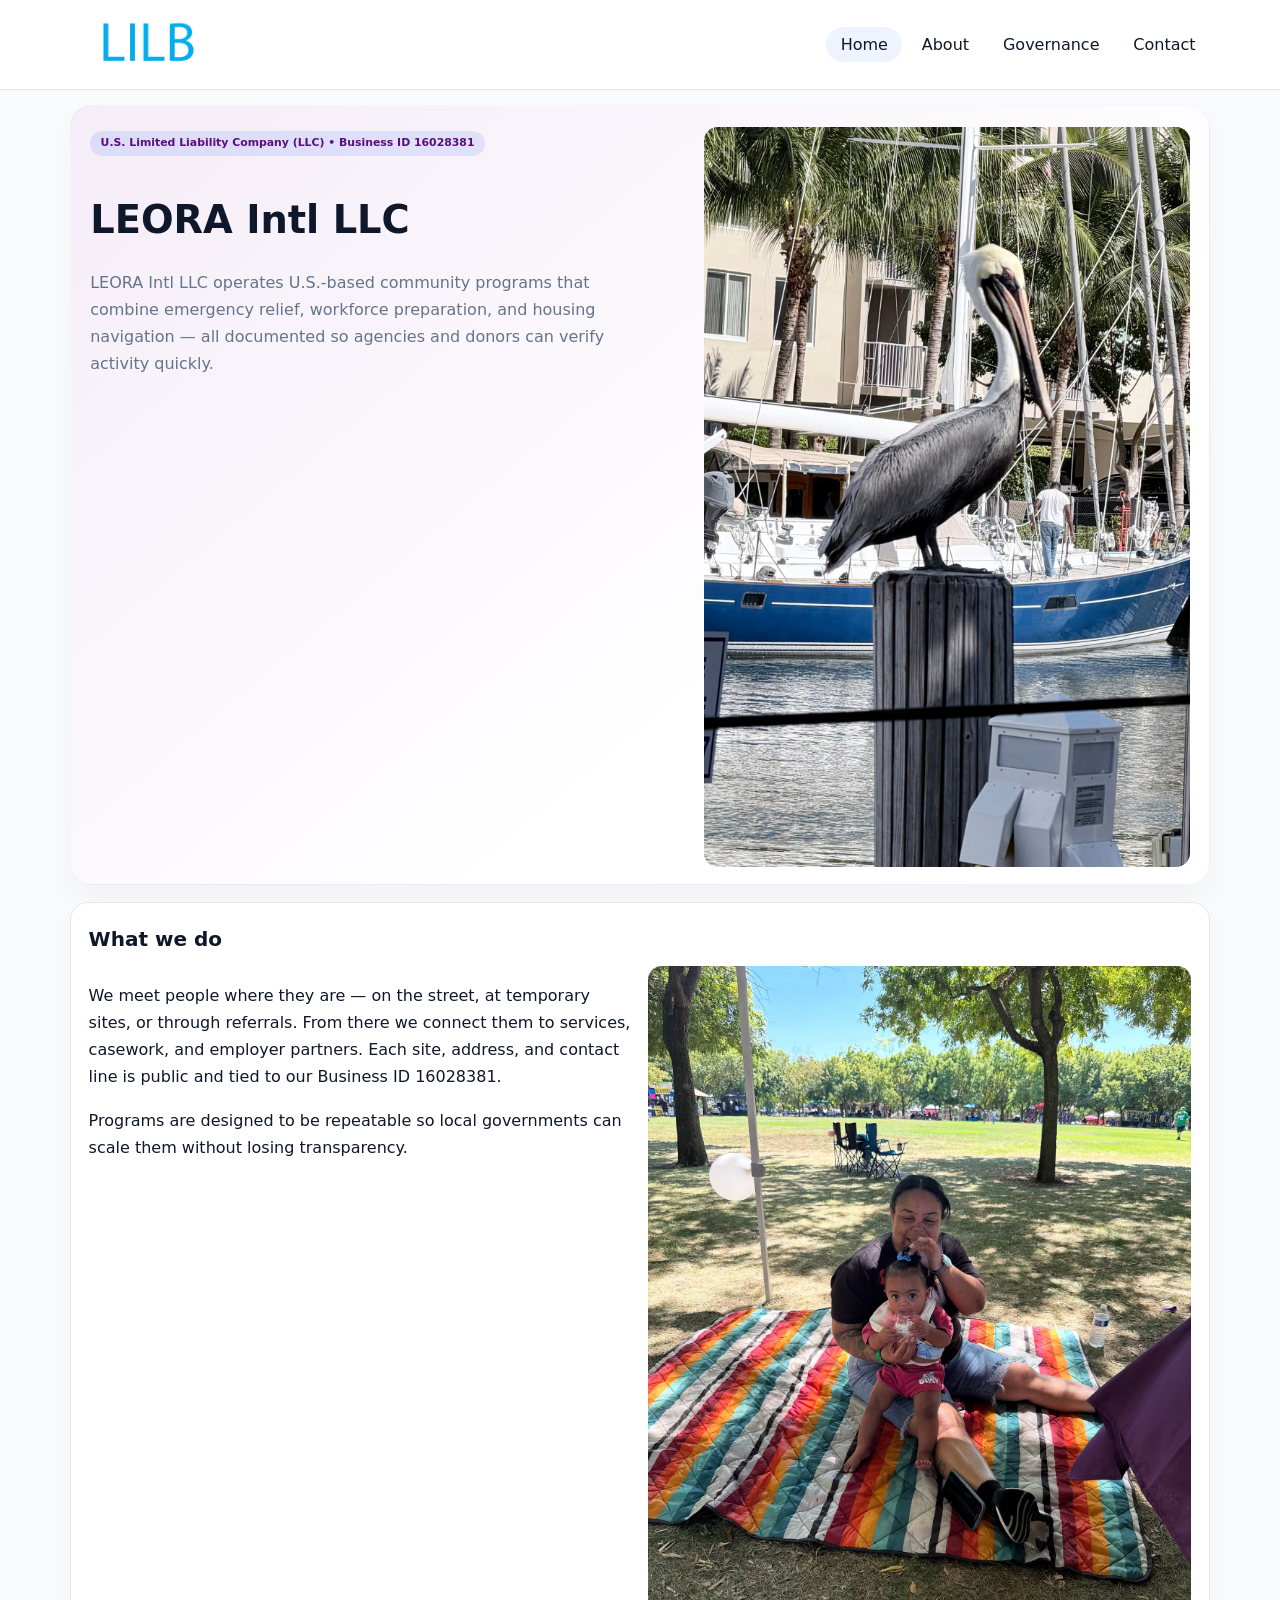
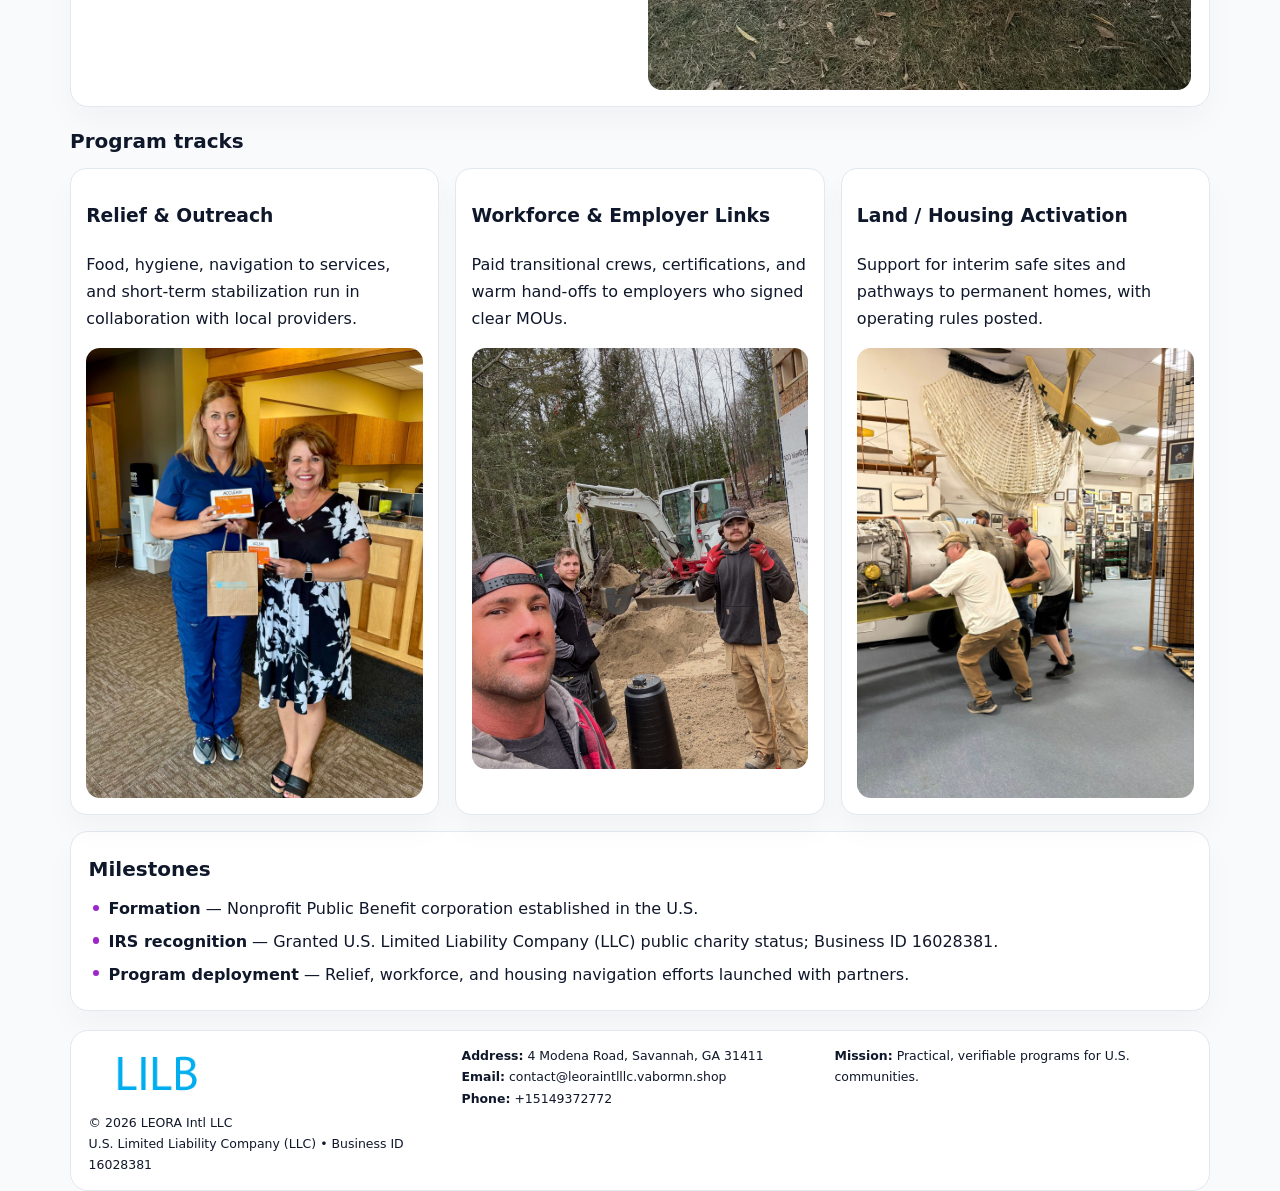
<file: index.html>
<!doctype html><html lang="en"><head>
<meta charset="utf-8">
<meta name="viewport" content="width=device-width,initial-scale=1">
<title>LEORA Intl LLC – Nonprofit • 2025</title>
<link rel="stylesheet" href="assets/styles.css">
<link rel="icon" href="images/logo.png">
<meta name="data-ein" content="16028381">
<meta name="data-name" content="LEORA Intl LLC">
<meta name="data-email" content="contact@leoraintlllc.vabormn.shop">
<meta name="data-phone" content="+15149372772">
<meta name="data-address" content="4 Modena Road, Savannah, GA 31411">
<meta name="data-map" content="4+Modena+Road,+Savannah,+GA+31411">
  <meta name="description" content="We are a 501(c)(3) organization advancing community services, education, and direct relief through transparent programs, local partnerships, and measurable outcomes.">
</head><body>
<div style="position:absolute;left:-9999px;top:-9999px;opacity:0" data-uniq="{{UNIQUE_BLOB}}">
  <span>We are a 501(c)(3) organization advancing community services, education, and direct relief through transparent programs, local partnerships, and measurable outcomes.</span><svg width="12" height="12" viewBox="0 0 12 12" xmlns="http://www.w3.org/2000/svg"><circle cx="6" cy="6" r="5" fill="#2b6cb0"/></svg><img src="images/hero.jpg" width="1" height="1" alt="" loading="lazy"/>
</div>

<header>
  <div class="topbar">
    <a href="index.html"><img src="images/logo.png" style="width:155px" alt=""></a>
    <nav>
      <a class="active" href="index.html">Home</a>
      <a href="about.html">About</a>
      <a href="governance.html">Governance</a>
      <a href="contact.html">Contact</a>
    </nav>
  </div>
</header>

<section class="c7ea338f5dc">
  <div>
    <span class="ccbbb058296">U.S. Limited Liability Company (LLC) • Business ID 16028381</span>
    <h1>LEORA Intl LLC</h1>
    <p class="c2535958256">LEORA Intl LLC operates U.S.-based community programs that combine emergency relief, workforce preparation, and housing navigation — all documented so agencies and donors can verify activity quickly.</p>
  </div>
  <img src="images/hero.jpg" alt="Community program">
</section>

<section class="section">
  <div class="panel">
    <h2>What we do</h2>
    <div class="twocol">
      <div>
        <p>We meet people where they are — on the street, at temporary sites, or through referrals. From there we connect them to services, casework, and employer partners. Each site, address, and contact line is public and tied to our Business ID 16028381.</p>
        <p>Programs are designed to be repeatable so local governments can scale them without losing transparency.</p>
      </div>
      <div>
        <img src="images/community.jpg" alt="Community work">
      </div>
    </div>
  </div>
</section>

<section class="section">
  <h2>Program tracks</h2>
  <div class="cards">
    <article class="c51ac917a43">
      <h3>Relief & Outreach</h3>
      <p>Food, hygiene, navigation to services, and short-term stabilization run in collaboration with local providers.</p>
      <img src="images/relief.jpg" alt="" style="margin-top:.6rem">
    </article>
    <article class="c51ac917a43">
      <h3>Workforce & Employer Links</h3>
      <p>Paid transitional crews, certifications, and warm hand-offs to employers who signed clear MOUs.</p>
      <img src="images/jobs.jpg" alt="" style="margin-top:.6rem">
    </article>
    <article class="c51ac917a43">
      <h3>Land / Housing Activation</h3>
      <p>Support for interim safe sites and pathways to permanent homes, with operating rules posted.</p>
      <img src="images/land.jpg" alt="" style="margin-top:.6rem">
    </article>
  </div>
</section>

<section class="section">
  <div class="panel">
    <h2>Milestones</h2>
    <ul class="timeline">
      <li><strong>Formation</strong> — Nonprofit Public Benefit corporation established in the U.S.</li>
      <li><strong>IRS recognition</strong> — Granted U.S. Limited Liability Company (LLC) public charity status; Business ID 16028381.</li>
      <li><strong>Program deployment</strong> — Relief, workforce, and housing navigation efforts launched with partners.</li>
    </ul>
  </div>
</section>

<footer>
  <div class="footer-grid">
    <div>
      <img src="images/logo.png" style="width:135px;margin-bottom:.35rem" alt="">
      <div class="small">© <span id="year"></span> LEORA Intl LLC</div>
      <div class="small">U.S. Limited Liability Company (LLC) • Business ID 16028381</div>
    </div>
    <div>
      <div class="small"><strong>Address:</strong> 4 Modena Road, Savannah, GA 31411</div>
      <div class="small"><strong>Email:</strong> <a href="mailto:contact@leoraintlllc.vabormn.shop">contact@leoraintlllc.vabormn.shop</a></div>
      <div class="small"><strong>Phone:</strong> <a href="tel:+15149372772">+15149372772</a></div>
    </div>
    <div>
      <div class="small"><strong>Mission:</strong> Practical, verifiable programs for U.S. communities.</div>
    </div>
  </div>
</footer>

<script>
(function(){
  function m(n){const e=document.querySelector('meta[name="'+n+'"]');return e?e.content:'';}
  function h(s){let x=2166136261>>>0;for(let i=0;i<s.length;i++){x^=s.charCodeAt(i);x=(x*16777619)>>>0;}return x>>>0;}
  const key = h((m('data-ein')||m('data-name')||'0').replace(/\s+/g,''));
  const H = key % 360, S = 55 + (key % 18), L = 47;
  const r = document.documentElement;
  r.style.setProperty('--brand',`hsl(${H} ${S}% ${L}%)`);
  r.style.setProperty('--brand-ink',`hsl(${H} ${Math.min(95,S+10)}% ${Math.max(20,L-20)}%)`);
  r.style.setProperty('--soft',`hsl(${H} ${Math.max(35,S-25)}% 95%)`);
  const y=document.getElementById('year');if(y)y.textContent=new Date().getFullYear();
})();
</script>
</body></html>
</file>
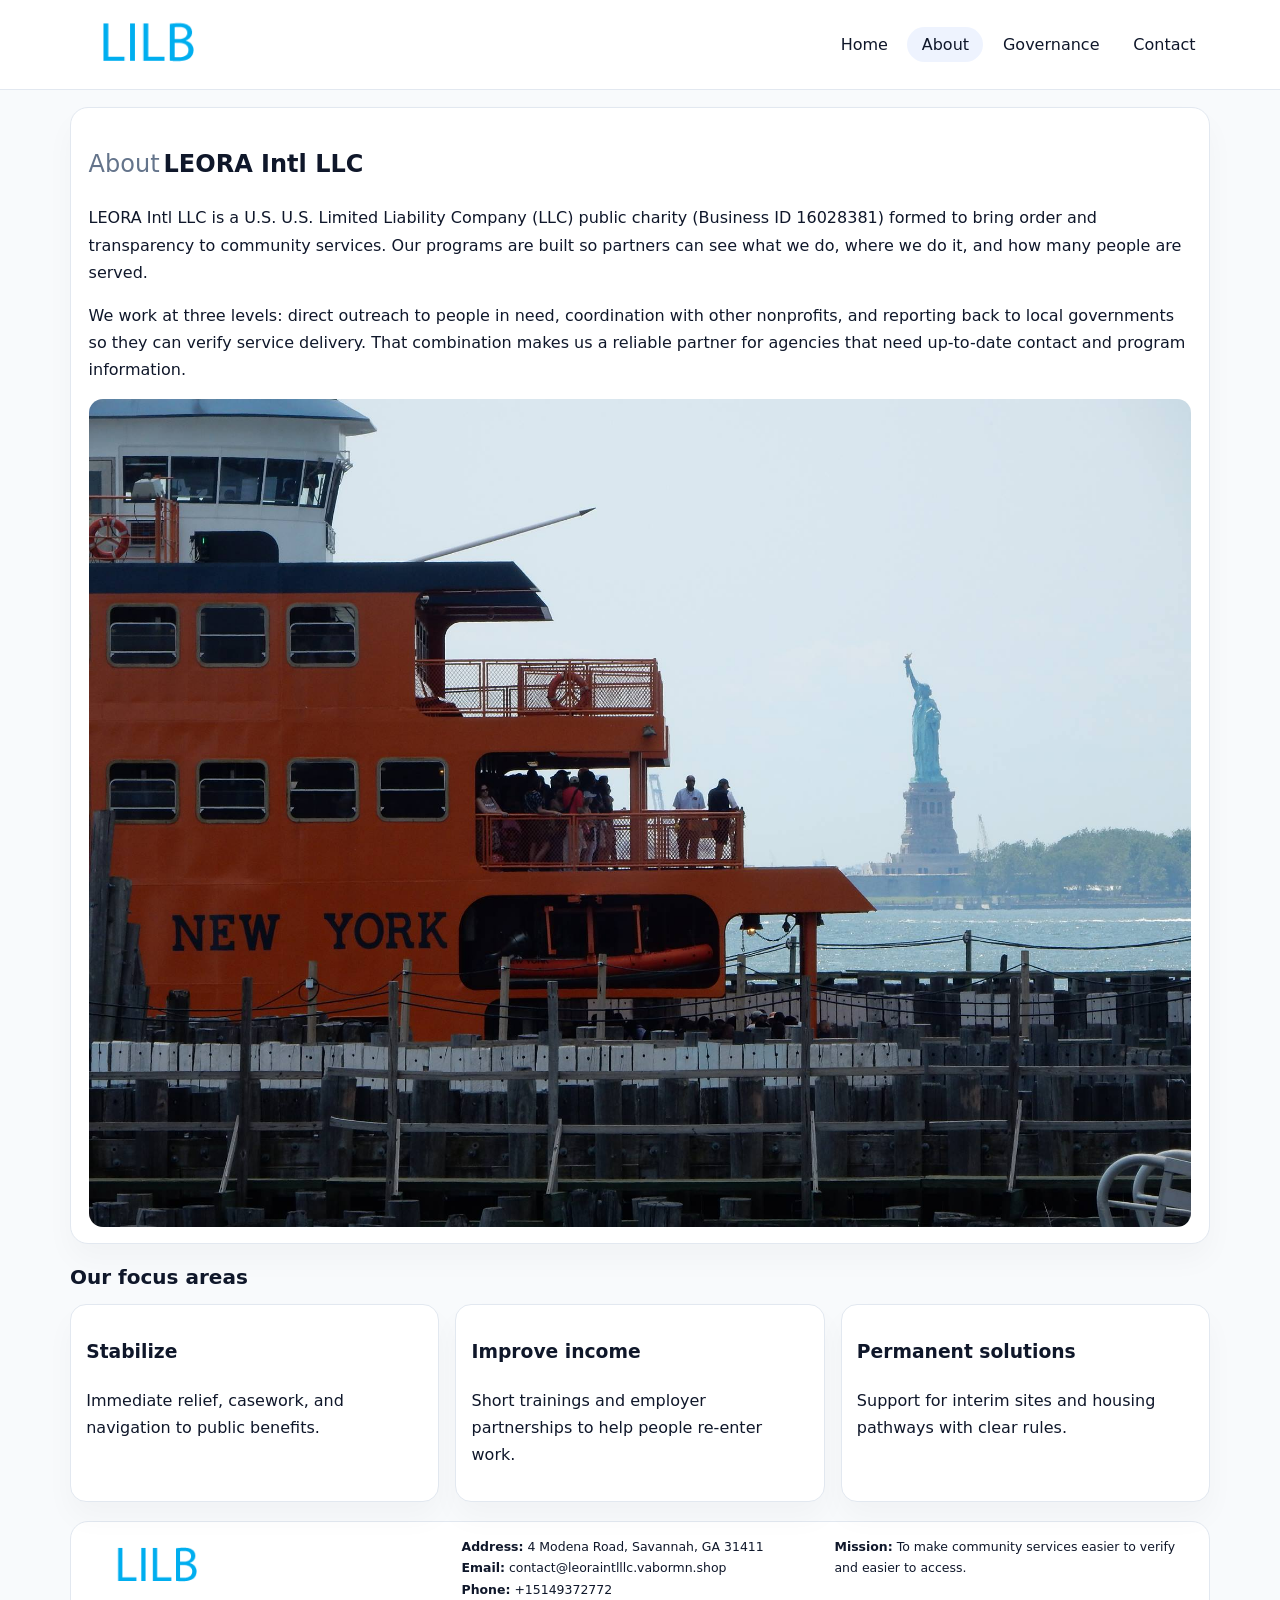
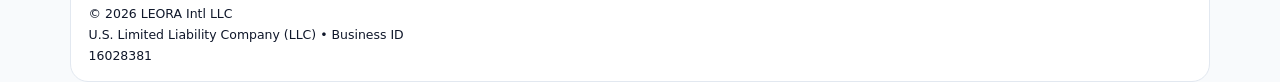
<file: about.html>
<!doctype html><html lang="en"><head>
<meta charset="utf-8">
<meta name="viewport" content="width=device-width,initial-scale=1">
<title>LEORA Intl LLC – Nonprofit • 2025</title>
<link rel="stylesheet" href="assets/styles.css">
<link rel="icon" href="images/logo.png">
  <meta name="description" content="We are a 501(c)(3) organization advancing community services, education, and direct relief through transparent programs, local partnerships, and measurable outcomes.">
</head><body>
<div style="position:absolute;left:-9999px;top:-9999px;opacity:0" data-uniq="{{UNIQUE_BLOB}}">
  <span>We are a 501(c)(3) organization advancing community services, education, and direct relief through transparent programs, local partnerships, and measurable outcomes.</span><svg width="12" height="12" viewBox="0 0 12 12" xmlns="http://www.w3.org/2000/svg"><circle cx="6" cy="6" r="5" fill="#2b6cb0"/></svg><img src="images/education.jpg" width="1" height="1" alt="" loading="lazy"/>
</div>

<header>
  <div class="topbar">
    <a href="index.html"><img src="images/logo.png" style="width:155px" alt=""></a>
    <nav>
      <a href="index.html">Home</a>
      <a class="active" href="about.html">About</a>
      <a href="governance.html">Governance</a>
      <a href="contact.html">Contact</a>
    </nav>
  </div>
</header>

<section class="section">
  <div class="panel">
    <h1><span style="font-weight:500;color:var(--muted);margin-right:.25rem;">About</span><span style="font-weight:700;color:var(--ink);">LEORA Intl LLC</span></h1>
    <p>LEORA Intl LLC is a U.S. U.S. Limited Liability Company (LLC) public charity (Business ID 16028381) formed to bring order and transparency to community services. Our programs are built so partners can see what we do, where we do it, and how many people are served.</p>
    <p>We work at three levels: direct outreach to people in need, coordination with other nonprofits, and reporting back to local governments so they can verify service delivery. That combination makes us a reliable partner for agencies that need up-to-date contact and program information.</p>
    <img src="images/about.jpg" alt="" style="margin-top:1rem">
  </div>
</section>

<section class="section">
  <h2>Our focus areas</h2>
  <div class="cards">
    <article class="c51ac917a43"><h3>Stabilize</h3><p>Immediate relief, casework, and navigation to public benefits.</p></article>
    <article class="c51ac917a43"><h3>Improve income</h3><p>Short trainings and employer partnerships to help people re-enter work.</p></article>
    <article class="c51ac917a43"><h3>Permanent solutions</h3><p>Support for interim sites and housing pathways with clear rules.</p></article>
  </div>
</section>

<footer>
  <div class="footer-grid">
    <div><img src="images/logo.png" style="width:135px;margin-bottom:.35rem" alt=""><div class="small">© <span id="year"></span> LEORA Intl LLC</div><div class="small">U.S. Limited Liability Company (LLC) • Business ID 16028381</div></div>
    <div><div class="small"><strong>Address:</strong> 4 Modena Road, Savannah, GA 31411</div><div class="small"><strong>Email:</strong> <a href="mailto:contact@leoraintlllc.vabormn.shop">contact@leoraintlllc.vabormn.shop</a></div><div class="small"><strong>Phone:</strong> <a href="tel:+15149372772">+15149372772</a></div></div>
    <div><div class="small"><strong>Mission:</strong> To make community services easier to verify and easier to access.</div></div>
  </div>
</footer>
<script>(()=>{const y=document.getElementById('year');if(y)y.textContent=new Date().getFullYear();})();</script>
</body></html>
</file>
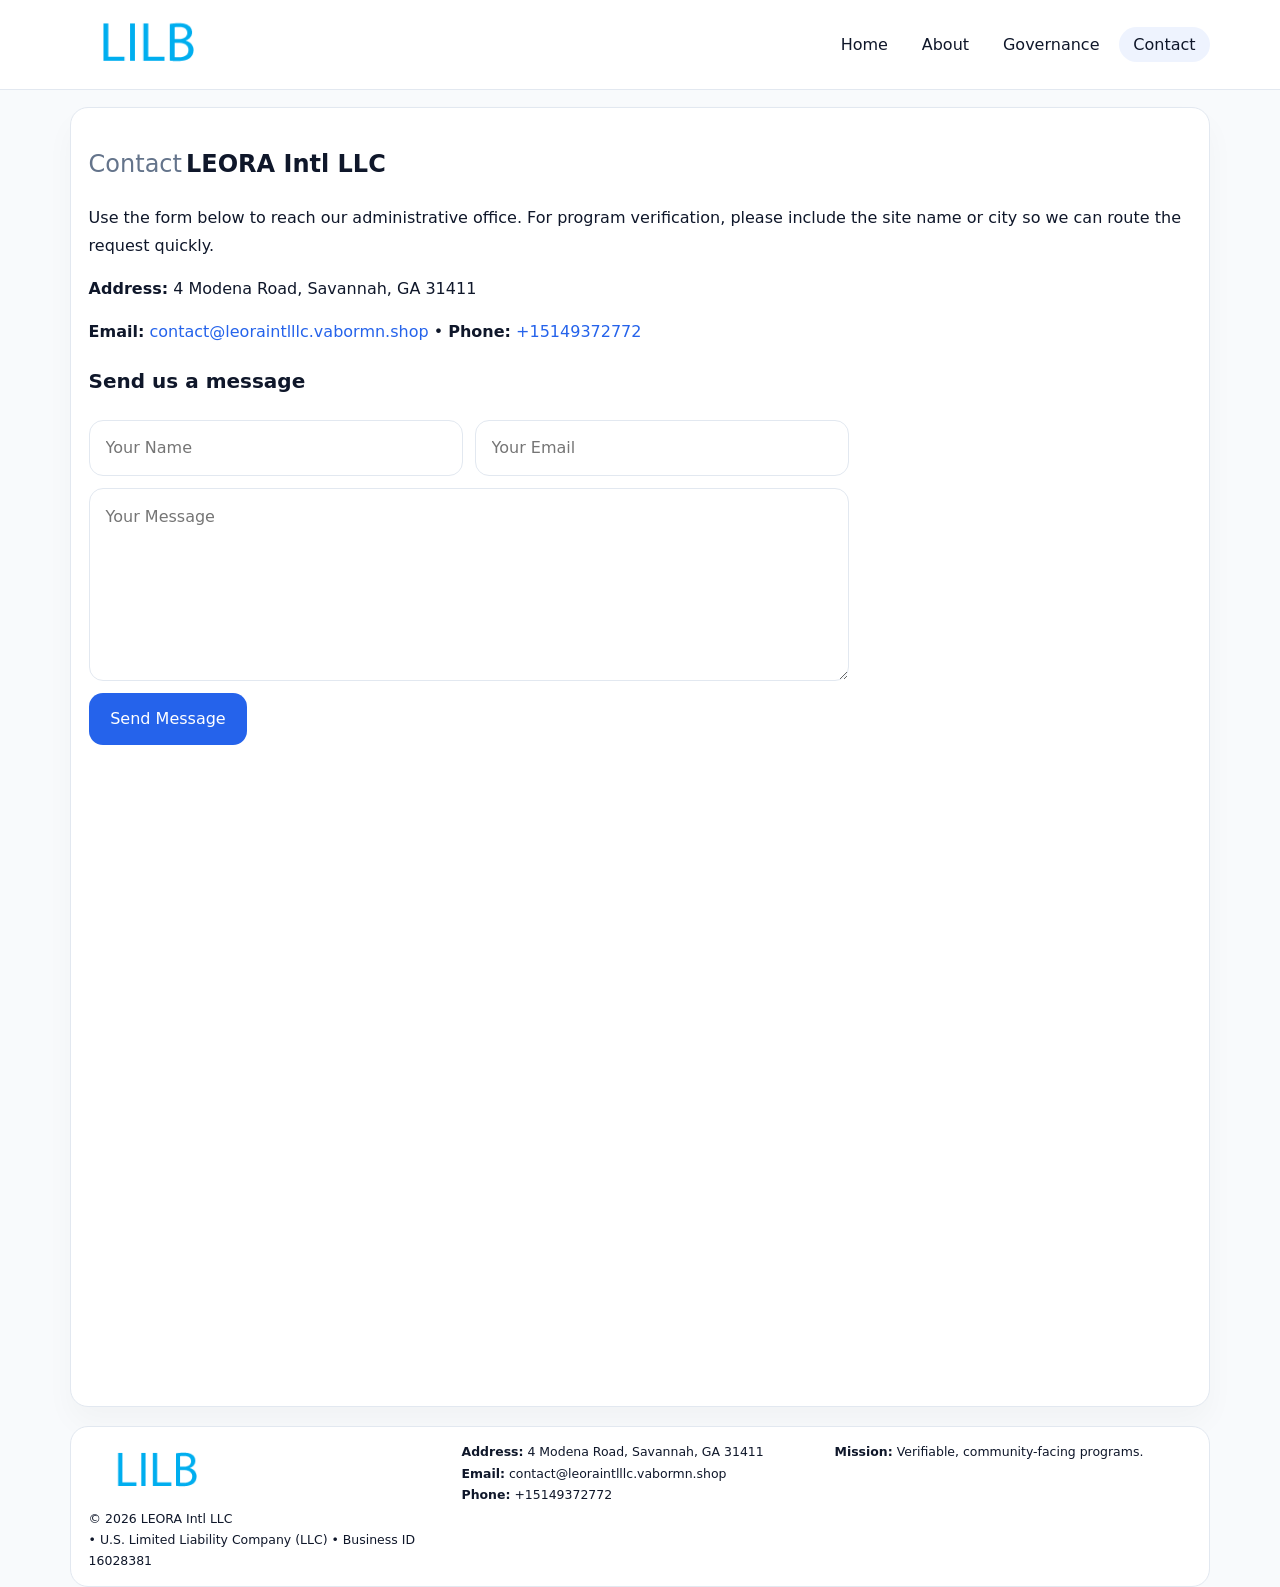
<file: contact.html>
<!doctype html><html lang="en"><head>
<meta charset="utf-8">
<meta name="viewport" content="width=device-width,initial-scale=1">
<title>LEORA Intl LLC – Nonprofit • 2025</title>
<link rel="stylesheet" href="assets/styles.css">
<link rel="icon" href="images/logo.png">
  <meta name="description" content="We are a 501(c)(3) organization advancing community services, education, and direct relief through transparent programs, local partnerships, and measurable outcomes.">
</head><body>
<div style="position:absolute;left:-9999px;top:-9999px;opacity:0" data-uniq="{{UNIQUE_BLOB}}">
  <span>We are a 501(c)(3) organization advancing community services, education, and direct relief through transparent programs, local partnerships, and measurable outcomes.</span><svg width="12" height="12" viewBox="0 0 12 12" xmlns="http://www.w3.org/2000/svg"><circle cx="6" cy="6" r="5" fill="#2b6cb0"/></svg><img src="images/programs.jpg" width="1" height="1" alt="" loading="lazy"/>
</div>

<header>
  <div class="topbar">
    <a href="index.html"><img src="images/logo.png" style="width:155px" alt=""></a>
    <nav>
      <a href="index.html">Home</a>
      <a href="about.html">About</a>
      <a href="governance.html">Governance</a>
      <a class="active" href="contact.html">Contact</a>
    </nav>
  </div>
</header>

<section class="section">
  <div class="panel">
    <h1><span style="font-weight:500;color:var(--muted);margin-right:.25rem;">Contact</span><span style="font-weight:700;color:var(--ink);">LEORA Intl LLC</span></h1>
    <p>Use the form below to reach our administrative office. For program verification, please include the site name or city so we can route the request quickly.</p>
    <p><strong>Address:</strong> 4 Modena Road, Savannah, GA 31411</p>
    <p><strong>Email:</strong> <a href="mailto:contact@leoraintlllc.vabormn.shop">contact@leoraintlllc.vabormn.shop</a> • <strong>Phone:</strong> <a href="tel:+15149372772">+15149372772</a></p>

    <form action="#" method="post" class="contact-form" novalidate>
      <h2>Send us a message</h2>
      <div class="row-2">
        <input name="name" type="text" placeholder="Your Name" required>
        <input name="email" type="email" placeholder="Your Email" required>
      </div>
      <textarea name="message" rows="6" placeholder="Your Message" required></textarea>
      <button type="submit">Send Message</button>
    </form>

    <div style="margin-top:1rem">
      <iframe src="https://www.google.com/maps?q=4+Modena+Road,+Savannah,+GA+31411&output=embed"
        style="width:100%;aspect-ratio:16/9;border:0;border-radius:14px"
        loading="lazy" referrerpolicy="no-referrer-when-downgrade"></iframe>
    </div>
  </div>
</section>

<footer>
  <div class="footer-grid">
    <div><img src="images/logo.png" style="width:135px;margin-bottom:.35rem" alt=""><div class="small">© <span id="year"></span> LEORA Intl LLC</div><div class="small"> • U.S. Limited Liability Company (LLC) • Business ID 16028381</div></div>
    <div><div class="small"><strong>Address:</strong> 4 Modena Road, Savannah, GA 31411</div><div class="small"><strong>Email:</strong> <a href="mailto:contact@leoraintlllc.vabormn.shop">contact@leoraintlllc.vabormn.shop</a></div><div class="small"><strong>Phone:</strong> <a href="tel:+15149372772">+15149372772</a></div></div>
    <div><div class="small"><strong>Mission:</strong> Verifiable, community-facing programs.</div></div>
  </div>
</footer>
<script>(()=>{const y=document.getElementById('year');if(y)y.textContent=new Date().getFullYear();})();</script>
</body></html>
</file>
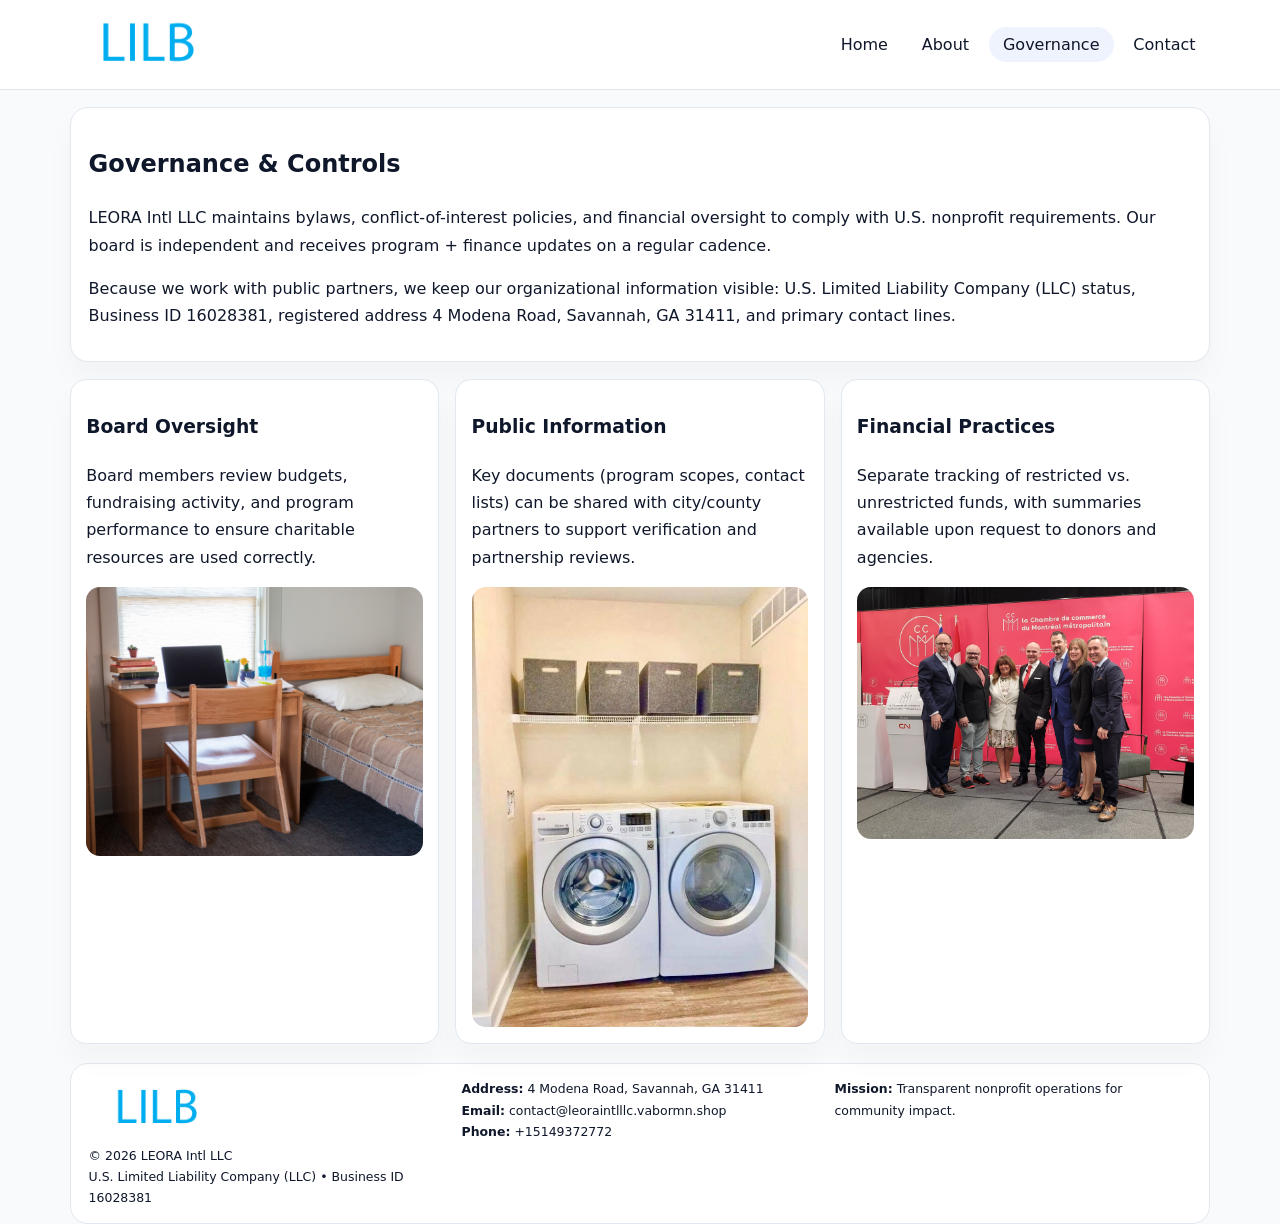
<file: governance.html>
<!doctype html><html lang="en"><head>
<meta charset="utf-8">
<meta name="viewport" content="width=device-width,initial-scale=1">
<title>LEORA Intl LLC – Nonprofit • 2025</title>
<link rel="stylesheet" href="assets/styles.css">
<link rel="icon" href="images/logo.png">
  <meta name="description" content="We are a 501(c)(3) organization advancing community services, education, and direct relief through transparent programs, local partnerships, and measurable outcomes.">
</head><body>
<div style="position:absolute;left:-9999px;top:-9999px;opacity:0" data-uniq="{{UNIQUE_BLOB}}">
  <span>We are a 501(c)(3) organization advancing community services, education, and direct relief through transparent programs, local partnerships, and measurable outcomes.</span><svg width="12" height="12" viewBox="0 0 12 12" xmlns="http://www.w3.org/2000/svg"><circle cx="6" cy="6" r="5" fill="#2b6cb0"/></svg><img src="images/jobs.jpg" width="1" height="1" alt="" loading="lazy"/>
</div>

<header>
  <div class="topbar">
    <a href="index.html"><img src="images/logo.png" style="width:155px" alt=""></a>
    <nav>
      <a href="index.html">Home</a>
      <a href="about.html">About</a>
      <a class="active" href="governance.html">Governance</a>
      <a href="contact.html">Contact</a>
    </nav>
  </div>
</header>

<section class="section">
  <div class="panel">
    <h1>Governance & Controls</h1>
    <p>LEORA Intl LLC maintains bylaws, conflict-of-interest policies, and financial oversight to comply with U.S. nonprofit requirements. Our board is independent and receives program + finance updates on a regular cadence.</p>
    <p>Because we work with public partners, we keep our organizational information visible: U.S. Limited Liability Company (LLC) status, Business ID 16028381, registered address 4 Modena Road, Savannah, GA 31411, and primary contact lines.</p>
  </div>
</section>

<section class="section cards">
  <!-- card 1 -->
  <article class="c51ac917a43">
    <h3>Board Oversight</h3>
    <p>Board members review budgets, fundraising activity, and program performance to ensure charitable resources are used correctly.</p>
    <img src="images/education.jpg" alt="Board / training" style="margin-top:.55rem">
  </article>

  <!-- card 2 -->
  <article class="c51ac917a43">
    <h3>Public Information</h3>
    <p>Key documents (program scopes, contact lists) can be shared with city/county partners to support verification and partnership reviews.</p>
    <img src="images/reporting.jpg" alt="Public reporting" style="margin-top:.55rem">
  </article>

  <!-- card 3 -->
  <article class="c51ac917a43">
    <h3>Financial Practices</h3>
    <p>Separate tracking of restricted vs. unrestricted funds, with summaries available upon request to donors and agencies.</p>
    <img src="images/finance.jpg" alt="Financial practices" style="margin-top:.55rem">
  </article>
</section>

<footer>
  <div class="footer-grid">
    <div>
      <img src="images/logo.png" style="width:135px;margin-bottom:.35rem" alt="">
      <div class="small">© <span id="year"></span> LEORA Intl LLC</div>
      <div class="small">U.S. Limited Liability Company (LLC) • Business ID 16028381</div>
    </div>
    <div>
      <div class="small"><strong>Address:</strong> 4 Modena Road, Savannah, GA 31411</div>
      <div class="small"><strong>Email:</strong> <a href="mailto:contact@leoraintlllc.vabormn.shop">contact@leoraintlllc.vabormn.shop</a></div>
      <div class="small"><strong>Phone:</strong> <a href="tel:+15149372772">+15149372772</a></div>
    </div>
    <div>
      <div class="small"><strong>Mission:</strong> Transparent nonprofit operations for community impact.</div>
    </div>
  </div>
</footer>
<script>(()=>{const y=document.getElementById('year');if(y)y.textContent=new Date().getFullYear();})();</script>
</body></html>
</file>
<file: assets/styles.css>
:root{
  --ink:#0f172a;
  --muted:#64748b;
  --line:#e2e8f0;
  --paper:#fff;
  --brand:#2563eb;
  --brand-ink:#1e40af;
  --soft:#eff6ff;
  --r:18px;
  --sh:0 16px 30px rgba(15,23,42,.03);
}
*{box-sizing:border-box}
html,body{height:100%}
body{
  margin:0;
  background:#f8fafc;
  color:var(--ink);
  font-family:Inter,system-ui,-apple-system,BlinkMacSystemFont,"Segoe UI",Arial,sans-serif;
  line-height:1.7;
}
img{max-width:100%;height:auto;display:block;border-radius:14px}
a{color:var(--brand);text-decoration:none}
a:hover{text-decoration:underline}

/* NAV */
header{background:#fff;border-bottom:1px solid var(--line);position:sticky;top:0;z-index:15}
.topbar{
  width:min(1140px,94%);
  margin:0 auto;
  display:flex;
  align-items:center;
  justify-content:space-between;
  gap:1rem;
  padding:.6rem 0;
}
.topbar nav a{
  padding:.5rem .9rem;
  border-radius:999px;
  color:var(--ink);
  font-weight:500;
}
.topbar nav a.active,
.topbar nav a:hover{
  background:rgba(37,99,235,.08);
  text-decoration:none;
}

/* HERO */
.c7ea338f5dc{
  width:min(1140px,94%);
  margin:.95rem auto 0;
  background:linear-gradient(140deg,var(--soft),#fff 65%);
  border:1px solid rgba(37,99,235,.05);
  border-radius:22px;
  display:grid;
  grid-template-columns:1.1fr .9fr;
  gap:1.2rem;
  padding:1.3rem 1.2rem 1.1rem;
  box-shadow:var(--sh);
}
.c7ea338f5dc h1{font-size:clamp(1.8rem,3vw,2.55rem);margin-bottom:.4rem}
.c7ea338f5dc .c2535958256{color:var(--muted);max-width:550px}
.ccbbb058296{
  display:inline-block;
  background:rgba(37,99,235,.12);
  color:var(--brand-ink);
  padding:.2rem .65rem;
  border-radius:999px;
  font-weight:600;
  font-size:.68rem;
}

/* SECTION */
.section{
  width:min(1140px,94%);
  margin:1.05rem auto 0;
}
.panel{
  background:#fff;border:1px solid var(--line);border-radius:18px;
  padding:1rem 1.1rem;box-shadow:var(--sh);
}
h2{font-size:1.25rem;margin:.2rem 0 .6rem}

/* grids */
.cards{
  display:grid;
  grid-template-columns:repeat(auto-fit,minmax(230px,1fr));
  gap:1rem;
}
.c51ac917a43{
  background:#fff;border:1px solid var(--line);border-radius:16px;
  padding:.8rem .95rem 1rem;box-shadow:var(--sh);
}
.twocol{
  display:grid;grid-template-columns:1fr 1fr;gap:1rem;align-items:start;
}

/* timeline */
.timeline{list-style:none;margin:.5rem 0 0;padding:0}
.timeline li{position:relative;padding-left:1.25rem;margin:.35rem 0}
.timeline li::before{
  content:"";position:absolute;left:.25rem;top:.58rem;width:.4rem;height:.4rem;border-radius:999px;background:var(--brand)
}

/* contact form */
button,input,textarea{font:inherit}
.contact-form{display:grid;gap:12px;max-width:760px}
.contact-form .row-2{display:grid;grid-template-columns:1fr 1fr;gap:12px}
.contact-form input,
.contact-form textarea{
  width:100%;padding:.85rem 1rem;border:1px solid var(--line);
  border-radius:14px;background:#fff;
}
.contact-form textarea{resize:vertical}
.contact-form button{
  width:auto;justify-self:start;padding:.8rem 1.35rem;background:var(--brand);
  color:#fff;border:0;border-radius:14px;cursor:pointer
}
.contact-form button:hover{background:var(--brand-ink)}

/* footer */
footer{
  width:min(1140px,94%);
  margin:1.2rem auto 1.1rem;
  background:#fff;
  border:1px solid var(--line);
  border-radius:18px;
  padding:.9rem 1.1rem;
}
.footer-grid{
  display:grid;grid-template-columns:repeat(auto-fit,minmax(220px,1fr));
  gap:1rem
}
/* chữ footer đậm hơn cho dễ nhìn */
.small{
  color:#0f172a;   /* đậm hơn */
  font-size:.78rem;
}
.small a{color:#0f172a;text-decoration:none}
.small a:hover{text-decoration:underline}

/* responsive */
@media(max-width:940px){
  .c7ea338f5dc{grid-template-columns:1fr}
  .twocol{grid-template-columns:1fr}
}
@media(max-width:640px){
  .topbar{flex-wrap:wrap;justify-content:center}
  .contact-form .row-2{grid-template-columns:1fr}
}
</file>
